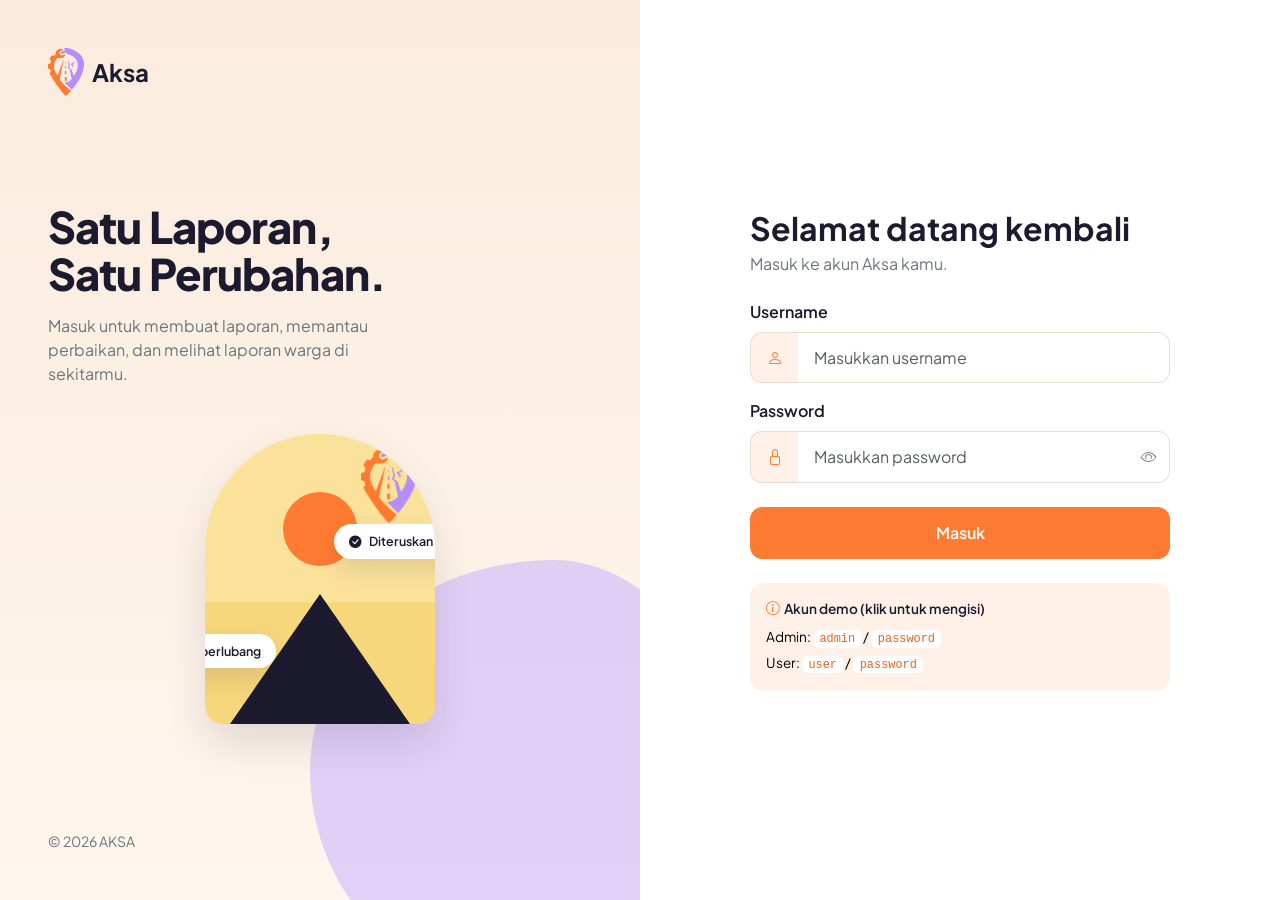
<file: login/login.html>
<!doctype html>
<html lang="id">
  <head>
    <meta charset="UTF-8" />
    <meta name="viewport" content="width=device-width, initial-scale=1" />
    <title>Masuk | Aksa</title>
    <link rel="icon" href="logo.png" />
    <link
      href="https://cdn.jsdelivr.net/npm/bootstrap@5.3.3/dist/css/bootstrap.min.css"
      rel="stylesheet"
    />
    <link
      href="https://cdn.jsdelivr.net/npm/bootstrap-icons@1.11.3/font/bootstrap-icons.min.css"
      rel="stylesheet"
    />
    <link
      href="https://fonts.googleapis.com/css2?family=Plus+Jakarta+Sans:wght@400;500;600;700;800&display=swap"
      rel="stylesheet"
    />
    <link href="aksa.css" rel="stylesheet" />
    <script src="auth.js"></script>
    <script>
      Aksa.guestOnly();
    </script>
  </head>
  <body>
    <main id="loginView">
      <div class="row g-0">
        <section
          class="col-lg-6 hero-side d-none d-lg-flex flex-column justify-content-between p-5"
        >
          <div class="blob"></div>
          <a
            href="#"
            class="d-flex align-items-center gap-2 text-decoration-none position-relative"
            style="color: var(--ink)"
          >
            <img src="logo.png" alt="" width="36" /><span class="fs-4 fw-bold"
              >Aksa</span
            >
          </a>
          <div class="position-relative">
            <h1 class="mb-3">Satu Laporan,<br />Satu Perubahan.</h1>
            <p class="text-secondary mb-5" style="max-width: 380px">
              Masuk untuk membuat laporan, memantau perbaikan, dan melihat
              laporan warga di sekitarmu.
            </p>
            <div class="arch">
              <div class="sun"></div>
              <div class="road"></div>
              <img class="pin" src="logo.png" alt="" />
              <span class="chip c1"
                ><i class="bi bi-exclamation-triangle-fill"></i>Jalan
                berlubang</span
              >
              <span class="chip c2"
                ><i class="bi bi-check-circle-fill"></i>Diteruskan ke
                petugas</span
              >
            </div>
          </div>
          <small class="text-secondary position-relative"
            >&copy; 2026 AKSA</small
          >
        </section>

        <section
          class="col-lg-6 d-flex align-items-center justify-content-center p-4 p-md-5 min-vh-100"
        >
          <div class="login-wrap">
            <div class="d-lg-none d-flex align-items-center gap-2 mb-4">
              <img src="logo.png" alt="" width="34" /><span class="fs-4 fw-bold"
                >Aksa</span
              >
            </div>
            <h2 class="fw-bold mb-1">Selamat datang kembali</h2>
            <p class="text-secondary mb-4">Masuk ke akun Aksa kamu.</p>

            <div
              id="loginError"
              class="alert alert-danger d-flex align-items-center gap-2 py-2"
              role="alert"
              hidden
            >
              <i class="bi bi-exclamation-circle-fill"></i
              ><span
                >Username atau password salah. Periksa lagi lalu coba
                masuk.</span
              >
            </div>

            <div class="mb-3">
              <label for="username" class="form-label fw-semibold"
                >Username</label
              >
              <div class="input-group">
                <span class="input-group-text"
                  ><i class="bi bi-person"></i
                ></span>
                <input
                  type="text"
                  id="username"
                  class="form-control"
                  placeholder="Masukkan username"
                  autocomplete="username"
                />
              </div>
            </div>
            <div class="mb-4">
              <label for="password" class="form-label fw-semibold"
                >Password</label
              >
              <div class="input-group">
                <span class="input-group-text"><i class="bi bi-lock"></i></span>
                <input
                  type="password"
                  id="password"
                  class="form-control"
                  placeholder="Masukkan password"
                  autocomplete="current-password"
                />
                <button
                  type="button"
                  class="btn btn-eye"
                  id="togglePw"
                  aria-label="Tampilkan password"
                >
                  <i class="bi bi-eye"></i>
                </button>
              </div>
            </div>
            <button type="button" id="btnLogin" class="btn btn-aksa w-100 mb-4">
              Masuk
            </button>

            <div class="demo-box p-3">
              <div class="fw-semibold mb-2">
                <i class="bi bi-info-circle text-aksa me-1"></i>Akun demo (klik
                untuk mengisi)
              </div>
              <button
                type="button"
                class="demo-fill mb-1"
                data-u="admin"
                data-p="password"
              >
                Admin: <code>admin</code> / <code>password</code>
              </button>
              <button
                type="button"
                class="demo-fill"
                data-u="user"
                data-p="password"
              >
                User: <code>user</code> / <code>password</code>
              </button>
            </div>
          </div>
        </section>
      </div>
    </main>
    <script>
      const $ = (id) => document.getElementById(id);

      function doLogin() {
        const role = Aksa.login(
          $("username").value.trim(),
          $("password").value,
        );
        if (!role) {
          $("loginError").hidden = false;
          return;
        }
        Aksa.goHome(role); // admin -> admin.html, user -> user.html
      }

      $("btnLogin").addEventListener("click", doLogin);
      [$("username"), $("password")].forEach((el) =>
        el.addEventListener("keydown", (e) => {
          if (e.key === "Enter") doLogin();
        }),
      );

      $("togglePw").addEventListener("click", () => {
        const pw = $("password");
        const show = pw.type === "password";
        pw.type = show ? "text" : "password";
        $("togglePw").innerHTML =
          '<i class="bi bi-eye' + (show ? "-slash" : "") + '"></i>';
      });

      document.querySelectorAll(".demo-fill").forEach((b) =>
        b.addEventListener("click", () => {
          $("username").value = b.dataset.u;
          $("password").value = b.dataset.p;
          $("loginError").hidden = true;
        }),
      );
    </script>
  </body>
</html>
</file>
<file: login/aksa.css>
:root {
    --aksa: #FF7B31;
    --aksa-dark: #E8651A;
    --peach: #FAEBDD;
    --peach-soft: #FFF1E8;
    --ungu: #C9B3FF;
    --ink: #1B1A2E;
    --bs-primary: #FF7B31;
    --bs-primary-rgb: 255, 123, 49;
    --bs-body-font-family: 'Plus Jakarta Sans', system-ui, sans-serif;
  }
  body { font-family: var(--bs-body-font-family); color: var(--ink); background: #fff; }
  .btn-aksa { background: var(--aksa); border-color: var(--aksa); color: #fff; font-weight: 600; border-radius: 12px; padding: .8rem 1.25rem; }
  .btn-aksa:hover, .btn-aksa:focus { background: var(--aksa-dark); border-color: var(--aksa-dark); color: #fff; }
  .btn-outline-aksa { border: 1.5px solid var(--aksa); color: var(--aksa); font-weight: 600; border-radius: 12px; }
  .btn-outline-aksa:hover { background: var(--aksa); color: #fff; }
  .text-aksa { color: var(--aksa) !important; }
  .form-control, .input-group-text { border-radius: 12px; padding: .8rem 1rem; border-color: #E9DDD2; }
  .input-group-text { background: var(--peach-soft); color: var(--aksa); }
  .input-group > .form-control:not(:first-child) { border-left: 0; }
  .input-group > .input-group-text:first-child { border-right: 0; border-radius: 12px 0 0 12px; }
  .input-group > .form-control:not(:last-child) { border-radius: 0; }
  .input-group > .btn-eye { border: 1px solid #E9DDD2; border-left: 0; border-radius: 0 12px 12px 0; background: #fff; color: #8a8597; }
  .form-control:focus { border-color: var(--aksa); box-shadow: 0 0 0 .25rem rgba(255,123,49,.18); }
  .input-group:focus-within .input-group-text, .input-group:focus-within .btn-eye { border-color: var(--aksa); }
  .btn:focus-visible, a:focus-visible { outline: 3px solid rgba(255,123,49,.45); outline-offset: 2px; }

  /* Panel kiri */
  .hero-side { background: linear-gradient(180deg, var(--peach) 0%, #FFF6EE 100%); position: relative; overflow: hidden; min-height: 100vh; }
  .hero-side h1 { font-weight: 800; letter-spacing: -.02em; line-height: 1.1; font-size: clamp(2rem, 3.4vw, 3rem); }
  .blob { position: absolute; width: 420px; height: 420px; right: -90px; bottom: -80px; background: var(--ungu); border-radius: 58% 42% 55% 45% / 50% 55% 45% 50%; opacity: .55; }
  .arch { position: relative; width: 230px; height: 290px; border-radius: 115px 115px 18px 18px; background: linear-gradient(180deg, #FBE29B 0 58%, #F6D77C 58% 100%); overflow: hidden; margin: 0 auto; box-shadow: 0 20px 40px rgba(27,26,46,.12); }
  .arch .sun { position: absolute; width: 74px; height: 74px; border-radius: 50%; background: var(--aksa); left: 50%; top: 58px; transform: translateX(-50%); }
  .arch .road { position: absolute; left: 50%; bottom: 0; transform: translateX(-50%); width: 0; height: 0; border-left: 90px solid transparent; border-right: 90px solid transparent; border-bottom: 130px solid var(--ink); }
  .arch .pin { position: absolute; width: 56px; top: 14px; right: 18px; }
  .chip { position: absolute; display: inline-flex; align-items: center; gap: .5rem; background: #fff; border-radius: 999px; padding: .5rem .9rem; font-size: .78rem; font-weight: 600; box-shadow: 0 10px 24px rgba(27,26,46,.12); white-space: nowrap; }
  .chip i { color: var(--aksa); }
  .chip.c1 { left: -70px; bottom: 56px; }
  .chip.c2 { right: -80px; top: 90px; }
  .chip.c2 i { color: #1B1A2E; }

  /* Kartu login */
  .login-wrap { max-width: 420px; width: 100%; }
  .demo-box { background: var(--peach-soft); border-radius: 14px; font-size: .85rem; }
  .demo-box code { background: #fff; color: var(--aksa-dark); border-radius: 6px; padding: .1rem .4rem; }
  .demo-fill { cursor: pointer; border: 0; background: transparent; padding: 0; text-align: left; width: 100%; }
  .demo-fill:hover code { background: var(--aksa); color: #fff; }

  /* Dashboard */
  .app-nav { background: #fff; border-bottom: 1px solid #F0E4D8; }
  .app-bg { background: var(--peach-soft); min-height: 100vh; }
  .stat { background: #fff; border-radius: 18px; padding: 1.25rem; height: 100%; }
  .stat .num { font-size: 2rem; font-weight: 800; letter-spacing: -.02em; }
  .card-aksa { background: #fff; border: 0; border-radius: 18px; }
  .badge-soft { background: var(--peach); color: var(--aksa-dark); font-weight: 600; }
  .cta-band { background: var(--aksa); color: #fff; border-radius: 22px; }
  @media (prefers-reduced-motion: no-preference) { .chip { animation: float 4s ease-in-out infinite; } .chip.c2 { animation-delay: -2s; } }
  @keyframes float { 50% { transform: translateY(-6px); } }
  [hidden] { display: none !important; }
</file>
